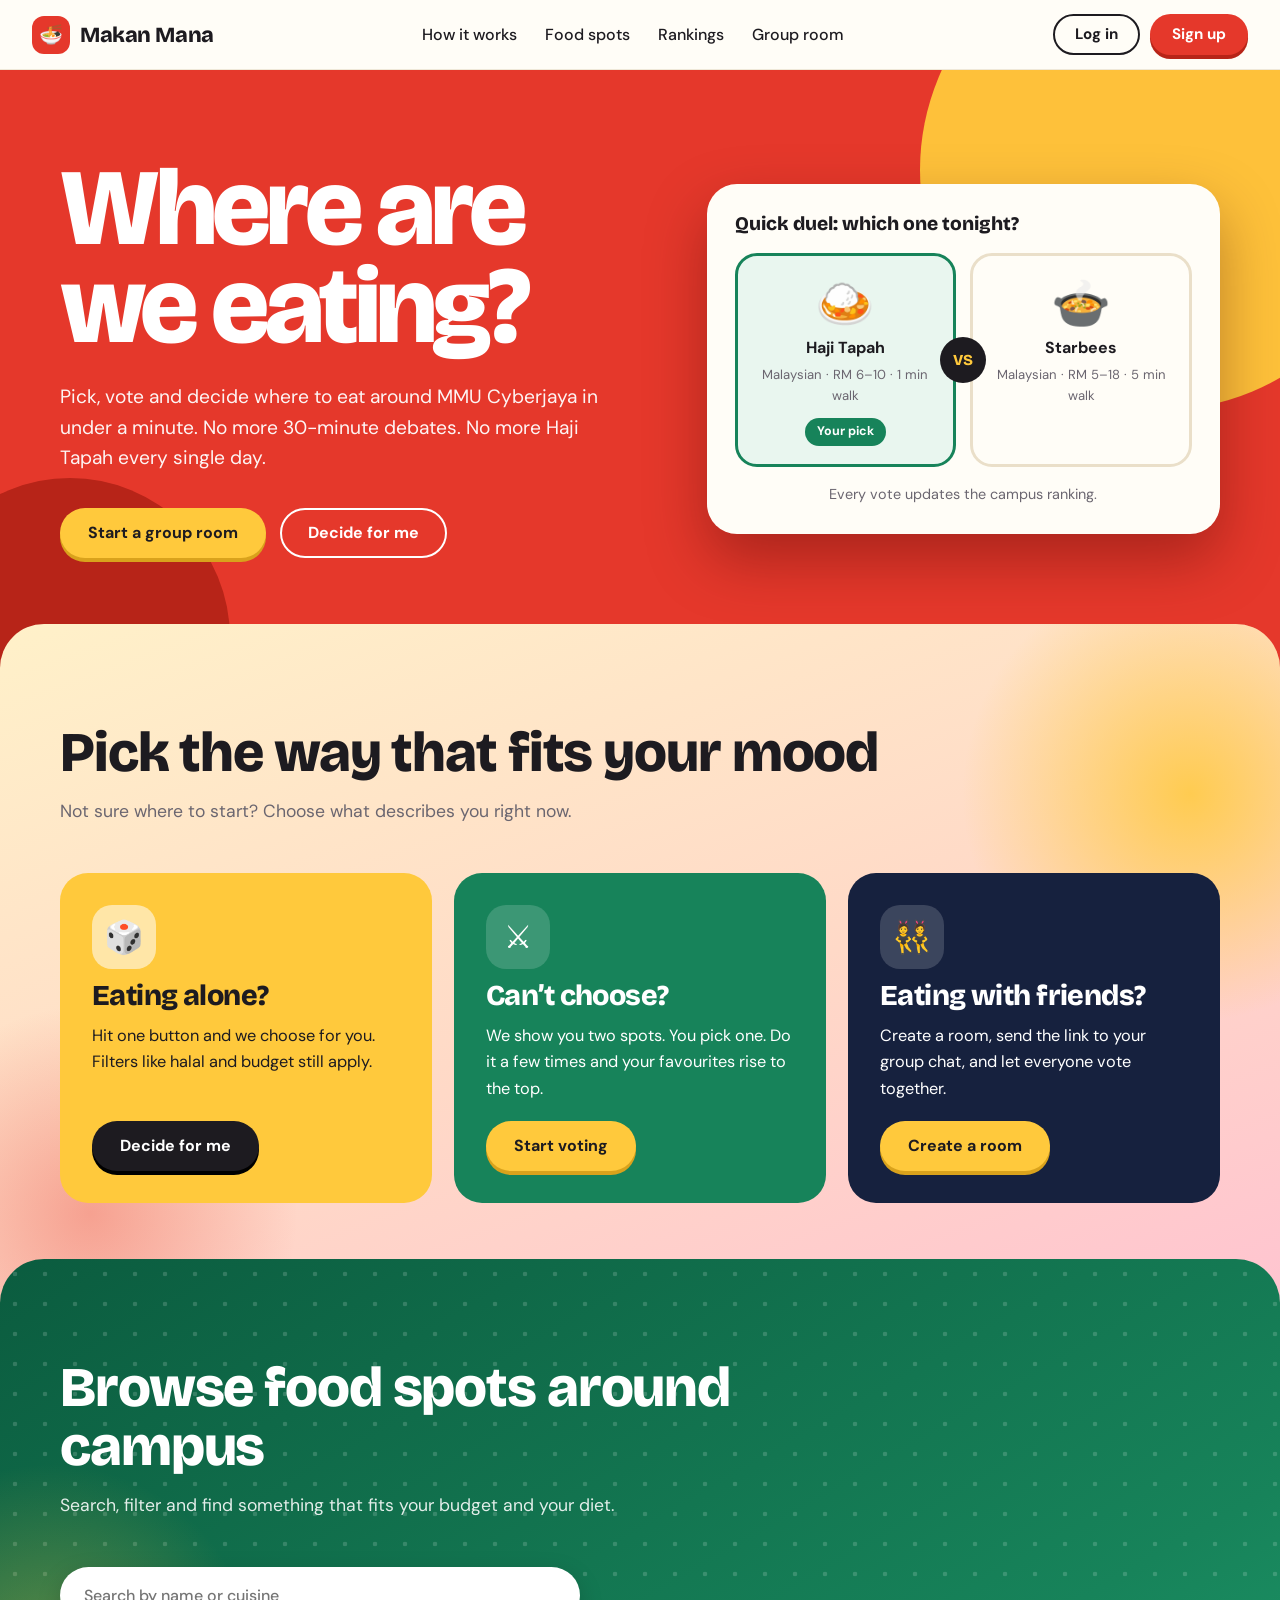
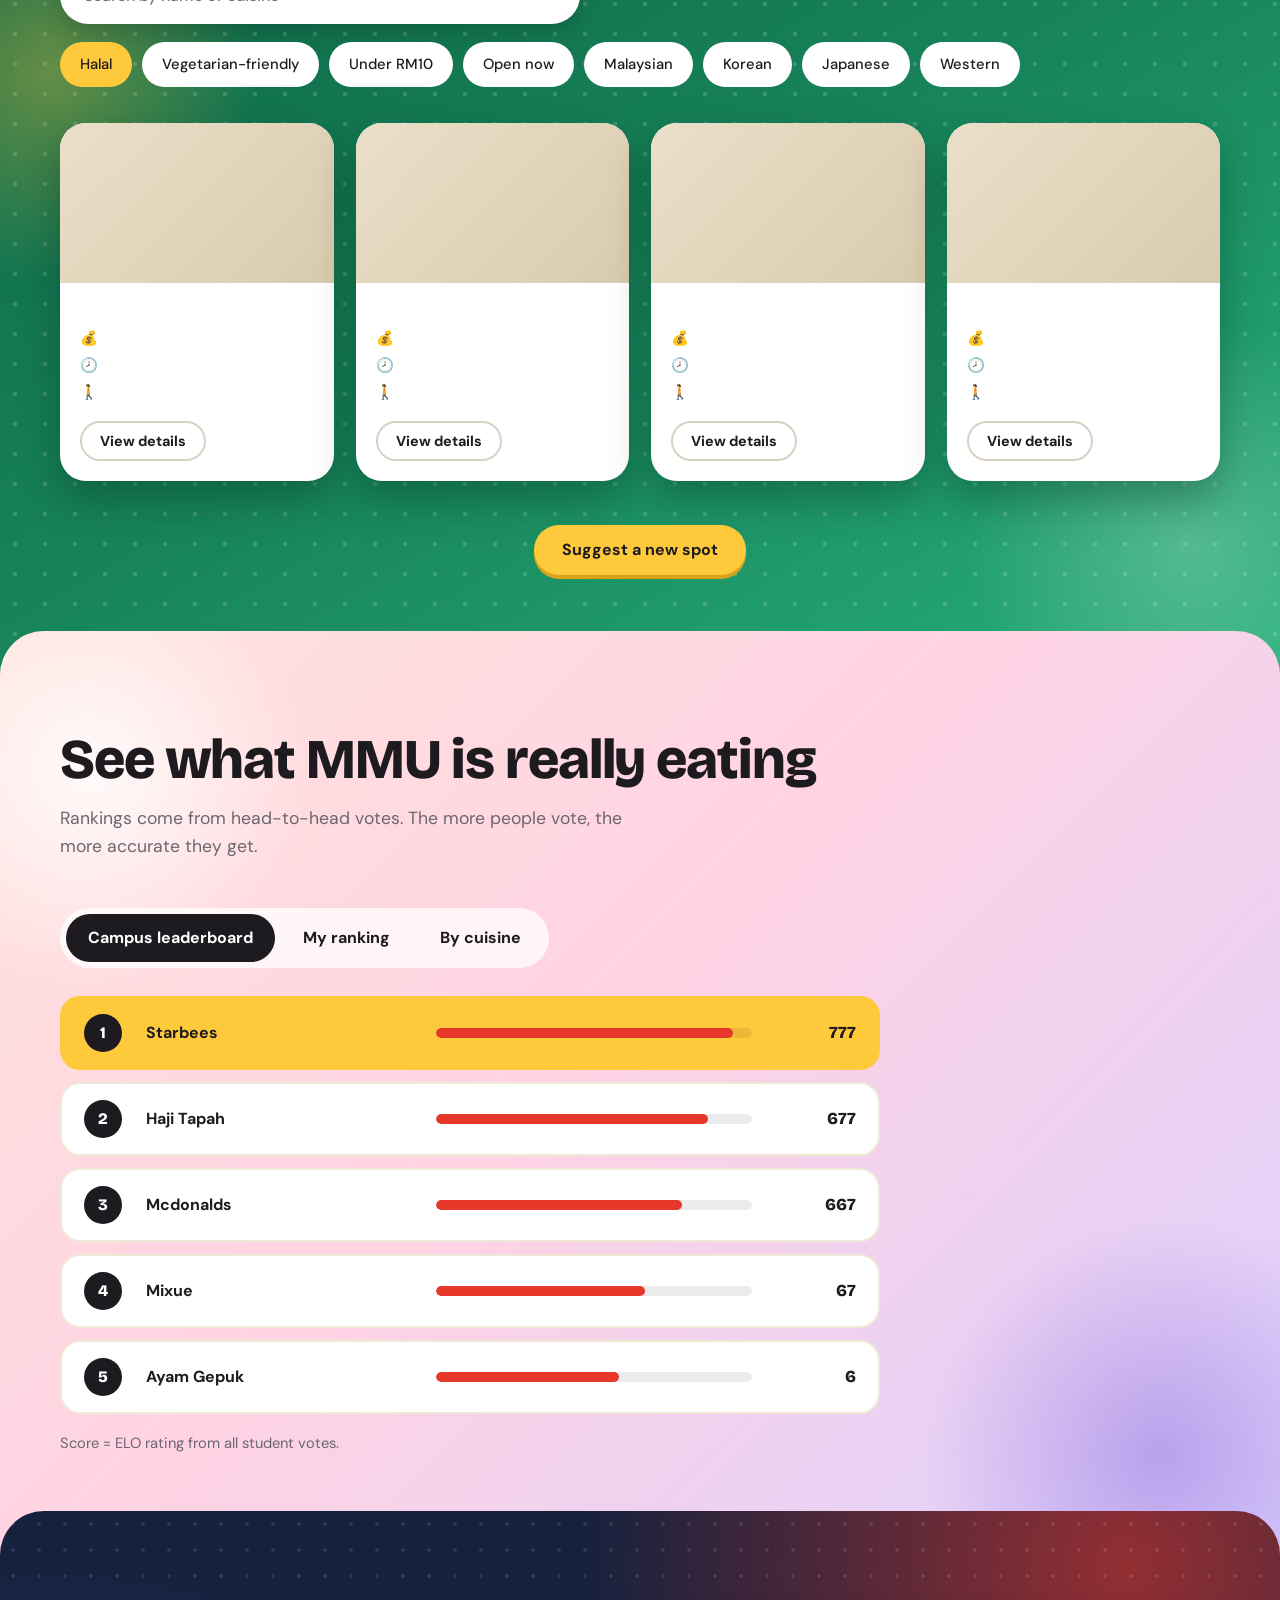
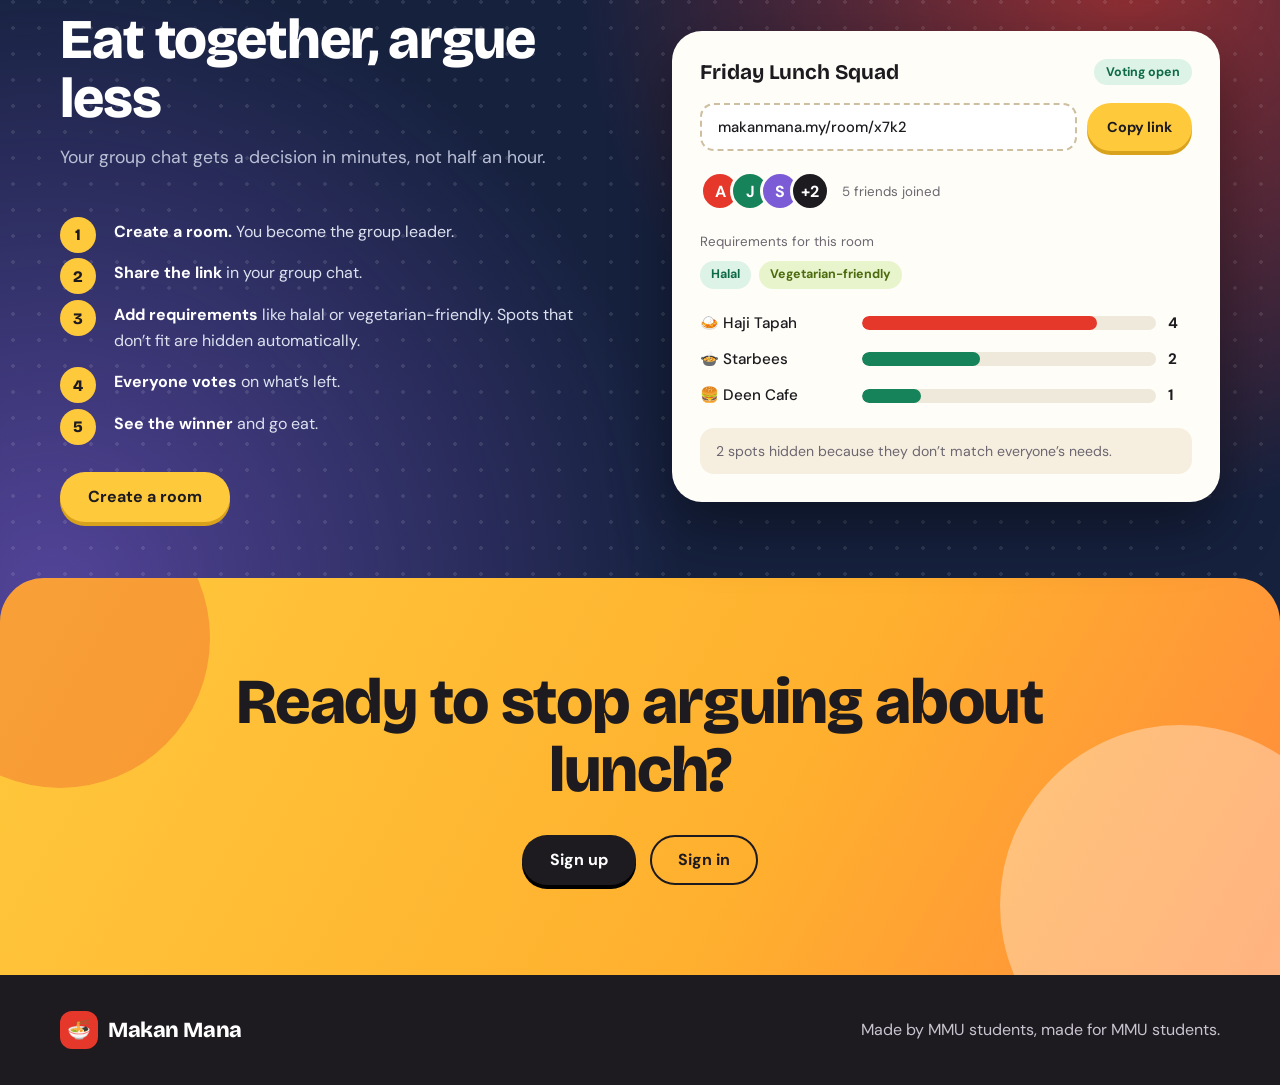
<file: index.html>
<!DOCTYPE html>
<html lang="en">
<head>
<meta charset="UTF-8">
<meta name="viewport" content="width=device-width, initial-scale=1">
<title>Makan Mana – Decide where to eat at MMU Cyberjaya</title>
<link rel="preconnect" href="https://fonts.googleapis.com">
<link rel="preconnect" href="https://fonts.gstatic.com" crossorigin>
<link href="https://fonts.googleapis.com/css2?family=Bricolage+Grotesque:opsz,wght@12..96,700;12..96,800&family=DM+Sans:wght@400;500;700&display=swap" rel="stylesheet">
<link rel="stylesheet" href="style.css">
</head>
<body id="top">

<!-- NAV -->
<header class="nav">
  <a class="logo" href="#top"><span class="logo-mark">🍜</span>Makan Mana</a>
  <nav class="links" aria-label="Main">
    <a href="#how">How it works</a>
    <a href="#explore">Food spots</a>
    <a href="#rankings">Rankings</a>
    <a href="#group">Group room</a>
  </nav>
  <div class="auth">
    <button class="btn btn-ghost" type="button">Log in</button>
    <button class="btn btn-solid" type="button">Sign up</button>
  </div>
</header>

<main>

<!-- HERO -->
<section class="hero">
  <div class="wrap hero-grid">
    <div class="hero-copy">
      <h1>Where are we eating?</h1>
      <p class="lead">Pick, vote and decide where to eat around MMU Cyberjaya in under a minute. No more 30-minute debates. No more Haji Tapah every single day.</p>
      <div class="cta-row">
        <a class="btn btn-yellow" href="#group">Start a group room</a>
        <a class="btn btn-outline" href="#how">Decide for me</a>
      </div>
    </div>

    <div class="duel" id="vote">
      <p class="duel-title">Quick duel: which one tonight?</p>
      <div class="duel-opts">
        <label class="duel-opt">
          <input type="radio" name="duel" checked>
          <span class="duel-emoji">🍛</span>
          <strong>Haji Tapah</strong>
          <small>Malaysian · RM 6–10 · 1 min walk</small>
          <span class="picked">Your pick</span>
        </label>
        <span class="vs">VS</span>
        <label class="duel-opt">
          <input type="radio" name="duel">
          <span class="duel-emoji">🍲</span>
          <strong>Starbees</strong>
          <small>Malaysian · RM 5–18 · 5 min walk</small>
          <span class="picked">Your pick</span>
        </label>
      </div>
      <p class="duel-note">Every vote updates the campus ranking.</p>
    </div>
  </div>
</section>

<!-- THREE WAYS -->
<section class="sec" id="how">
  <div class="wrap">
    <h2>Pick the way that fits your mood</h2>
    <p class="sub">Not sure where to start? Choose what describes you right now.</p>
    <div class="modes">
      <article class="mode m-yellow">
        <span class="mode-icon">🎲</span>
        <h3>Eating alone?</h3>
        <p>Hit one button and we choose for you. Filters like halal and budget still apply.</p>
        <button class="btn btn-dark" type="button">Decide for me</button>
      </article>
      <article class="mode m-green">
        <span class="mode-icon">⚔️</span>
        <h3>Can’t choose?</h3>
        <p>We show you two spots. You pick one. Do it a few times and your favourites rise to the top.</p>
        <a class="btn btn-yellow" href="#vote">Start voting</a>
      </article>
      <article class="mode m-navy">
        <span class="mode-icon">👯</span>
        <h3>Eating with friends?</h3>
        <p>Create a room, send the link to your group chat, and let everyone vote together.</p>
        <a class="btn btn-yellow" href="#group">Create a room</a>
      </article>
    </div>
  </div>
</section>

<!-- FOOD SPOTS -->
<section class="sec sec-sand" id="explore">
  <div class="wrap">
    <h2>Browse food spots around campus</h2>
    <p class="sub">Search, filter and find something that fits your budget and your diet.</p>

    <div class="filters">
      <input class="search" type="search" placeholder="Search by name or cuisine" aria-label="Search food spots">
      <div class="chips">
        <label class="chip"><input type="checkbox" checked>Halal</label>
        <label class="chip"><input type="checkbox">Vegetarian-friendly</label>
        <label class="chip"><input type="checkbox">Under RM10</label>
        <label class="chip"><input type="checkbox">Open now</label>
        <label class="chip"><input type="checkbox">Malaysian</label>
        <label class="chip"><input type="checkbox">Korean</label>
        <label class="chip"><input type="checkbox">Japanese</label>
        <label class="chip"><input type="checkbox">Western</label>
      </div>
    </div>

    <div class="cards" id="spot-list">
      <article class="spot">
        <div class="photo"></div>
        <div class="spot-body">
          <div class="tags"><span class="tag"></span><span class="tag"></span></div>
          <h3></h3>
          <ul class="facts">
            <li>💰 </li>
            <li>🕗 </li>
            <li>🚶 </li>
          </ul>
          <button class="btn btn-line" type="button">View details</button>
        </div>
      </article>
      <article class="spot">
        <div class="photo"></div>
        <div class="spot-body">
          <div class="tags"><span class="tag"></span><span class="tag"></span></div>
          <h3></h3>
          <ul class="facts">
            <li>💰 </li>
            <li>🕗 </li>
            <li>🚶 </li>
          </ul>
          <button class="btn btn-line" type="button">View details</button>
        </div>
      </article>
      <article class="spot">
        <div class="photo"></div>
        <div class="spot-body">
          <div class="tags"><span class="tag"></span><span class="tag"></span></div>
          <h3></h3>
          <ul class="facts">
            <li>💰 </li>
            <li>🕗 </li>
            <li>🚶 </li>
          </ul>
          <button class="btn btn-line" type="button">View details</button>
        </div>
      </article>
      <article class="spot">
        <div class="photo"></div>
        <div class="spot-body">
          <div class="tags"><span class="tag"></span><span class="tag"></span></div>
          <h3></h3>
          <ul class="facts">
            <li>💰 </li>
            <li>🕗 </li>
            <li>🚶 </li>
          </ul>
          <button class="btn btn-line" type="button">View details</button>
        </div>
      </article>
    </div>

    <div class="center"><button class="btn btn-dark" type="button">Suggest a new spot</button></div>
  </div>
</section>

<!-- RANKINGS -->
<section class="sec" id="rankings">
  <div class="wrap">
    <h2>See what MMU is really eating</h2>
    <p class="sub">Rankings come from head-to-head votes. The more people vote, the more accurate they get.</p>

    <div class="tabs">
      <input type="radio" name="rank" id="t1" checked>
      <input type="radio" name="rank" id="t2">
      <input type="radio" name="rank" id="t3">

      <div class="tabbar">
        <label for="t1">Campus leaderboard</label>
        <label for="t2">My ranking</label>
        <label for="t3">By cuisine</label>
      </div>

      <div class="panels">
        <div class="panel" id="p1">
          <ol class="board">
            <!-- Food name goes in each empty <span class="nm"></span>. -->
            <li><span class="pos">1</span><span class="nm">Starbees</span><span class="bar"><i style="width:94%"></i></span><span class="elo">777</span></li>
            <li><span class="pos">2</span><span class="nm">Haji Tapah</span><span class="bar"><i style="width:86%"></i></span><span class="elo">677</span></li>
            <li><span class="pos">3</span><span class="nm">Mcdonalds</span><span class="bar"><i style="width:78%"></i></span><span class="elo">667</span></li>
            <li><span class="pos">4</span><span class="nm">Mixue</span><span class="bar"><i style="width:66%"></i></span><span class="elo">67</span></li>
            <li><span class="pos">5</span><span class="nm">Ayam Gepuk</span><span class="bar"><i style="width:58%"></i></span><span class="elo">6 </span></li>
          </ol>
          <p class="foot-note">Score = ELO rating from all student votes.</p>
        </div>

        <div class="panel" id="p2">
          <ol class="board">
            <!-- Food name goes in each empty <span class="nm"></span>. -->
            <li><span class="pos">1</span><span class="nm"></span><span class="bar"><i style="width:92%"></i></span><span class="elo">8 visits</span></li>
            <li><span class="pos">2</span><span class="nm"></span><span class="bar"><i style="width:70%"></i></span><span class="elo">6 visits</span></li>
            <li><span class="pos">3</span><span class="nm"></span><span class="bar"><i style="width:40%"></i></span><span class="elo">3 visits</span></li>
          </ol>
          <p class="foot-note">Built from your votes and visits. <button class="link-btn" type="button">Edit my list</button></p>
        </div>

        <div class="panel" id="p3">
          <div class="cuisines">
            <div class="cz"><span>🍛</span><h4>Malaysian</h4><p></p></div>
            <div class="cz"><span>🍲</span><h4>Korean</h4><p></p></div>
            <div class="cz"><span>🍜</span><h4>Japanese</h4><p></p></div>
            <div class="cz"><span>🍔</span><h4>Western</h4><p></p></div>
          </div>
          <p class="foot-note">The #1 spot in each cuisine right now.</p>
        </div>
      </div>
    </div>
  </div>
</section>

<! Group ROOM !>
<section class="sec sec-navy" id="group">
  <div class="wrap group-grid">
    <div class="group-copy">
      <h2>Eat together, argue less</h2>
      <p class="sub">Your group chat gets a decision in minutes, not half an hour.</p>
      <ol class="steps">
        <li><strong>Create a room.</strong> You become the group leader.</li>
        <li><strong>Share the link</strong> in your group chat.</li>
        <li><strong>Add requirements</strong> like halal or vegetarian-friendly. Spots that don’t fit are hidden automatically.</li>
        <li><strong>Everyone votes</strong> on what’s left.</li>
        <li><strong>See the winner</strong> and go eat.</li>
      </ol>
      <button class="btn btn-yellow" type="button">Create a room</button>
    </div>

    <div class="room" aria-label="Example group room">
      <div class="room-head">
        <strong>Friday Lunch Squad</strong>
        <span class="live">Voting open</span>
      </div>
      <div class="share">
        <input type="text" value="makanmana.my/room/x7k2" readonly aria-label="Room link">
        <button class="btn btn-yellow btn-sm" type="button">Copy link</button>
      </div>
      <div class="people">
        <span class="av a1">A</span><span class="av a2">J</span><span class="av a3">S</span><span class="av a4">+2</span>
        <small>5 friends joined</small>
      </div>
      <div class="reqs">
        <small>Requirements for this room</small>
        <span class="tag tag-halal">Halal</span><span class="tag tag-veg">Vegetarian-friendly</span>
      </div>
      <ul class="votes">
        <li><span>🍛 Haji Tapah</span><span class="vbar"><i style="width:80%"></i></span><b>4</b></li>
        <li><span>🍲 Starbees</span><span class="vbar"><i style="width:40%"></i></span><b>2</b></li>
        <li><span>🍔 Deen Cafe</span><span class="vbar"><i style="width:20%"></i></span><b>1</b></li>
      </ul>
      <p class="hidden-note">2 spots hidden because they don’t match everyone’s needs.</p>
    </div>
  </div>
</section>

<!-- FINAL CTA -->
<section class="cta-band">
  <div class="wrap">
    <h2>Ready to stop arguing about lunch?</h2>
    <div class="cta-row center-row">
      <button class="btn btn-dark" type="button">Sign up</button>
      <button class="btn btn-outline-dark" type="button">Sign in</button>
    </div>
  </div>
</section>

</main>

<footer class="footer">
  <div class="wrap foot-row">
    <a class="logo" href="#top"><span class="logo-mark">🍜</span>Makan Mana</a>
    <p>Made by MMU students, made for MMU students.</p>
  </div>
</footer>

</body>
</html>
</file>
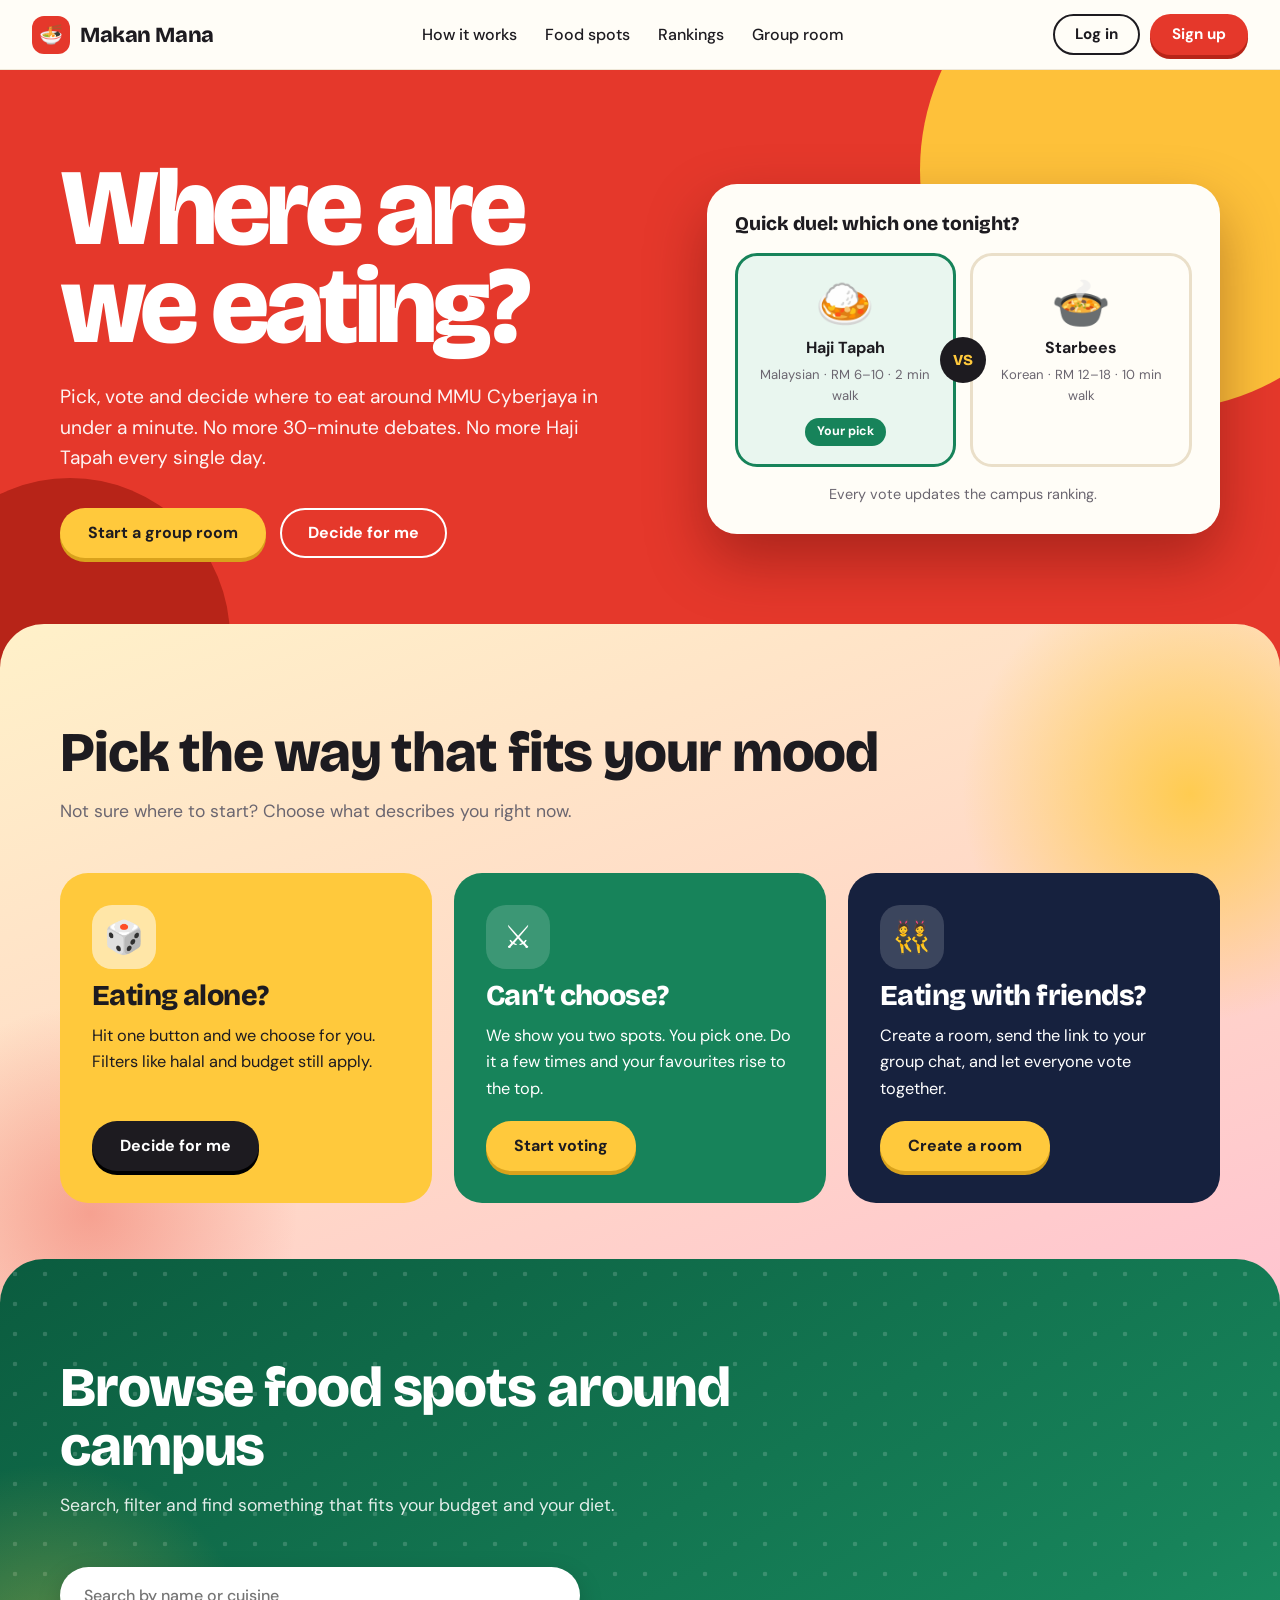
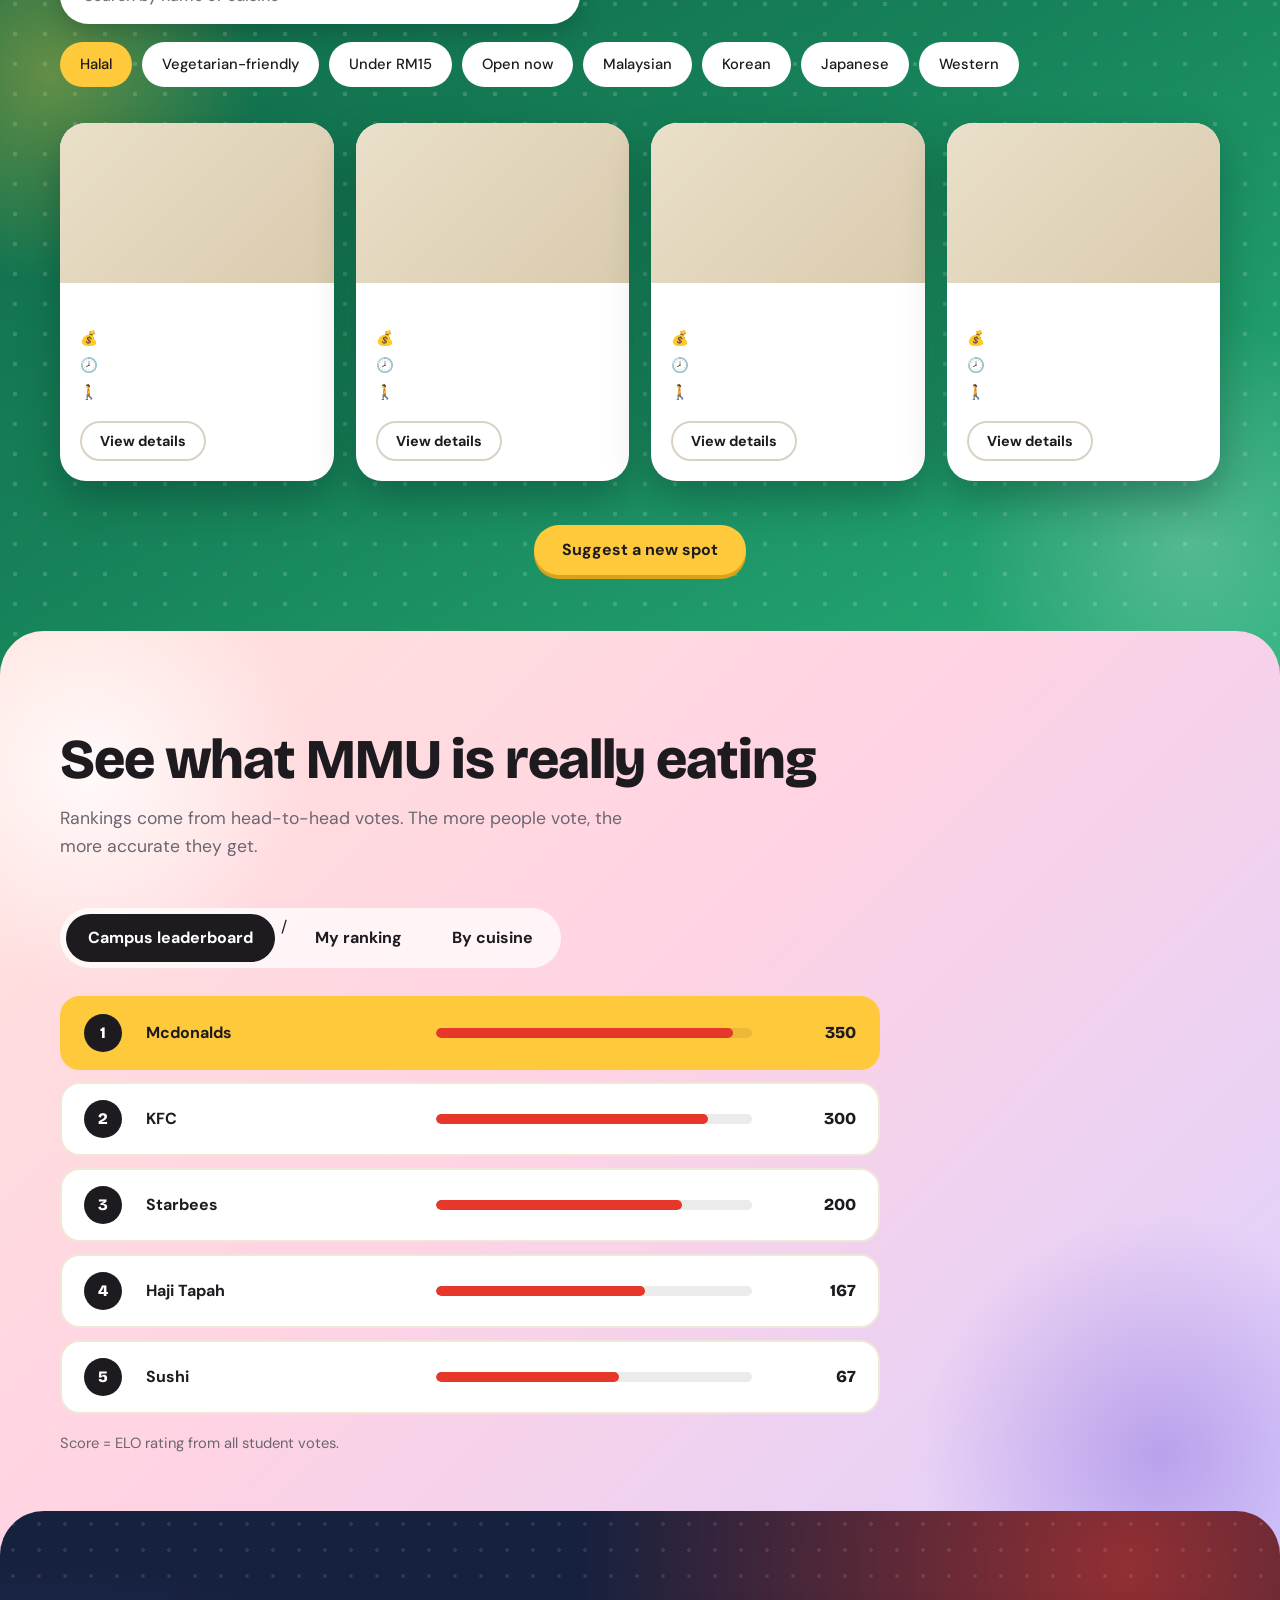
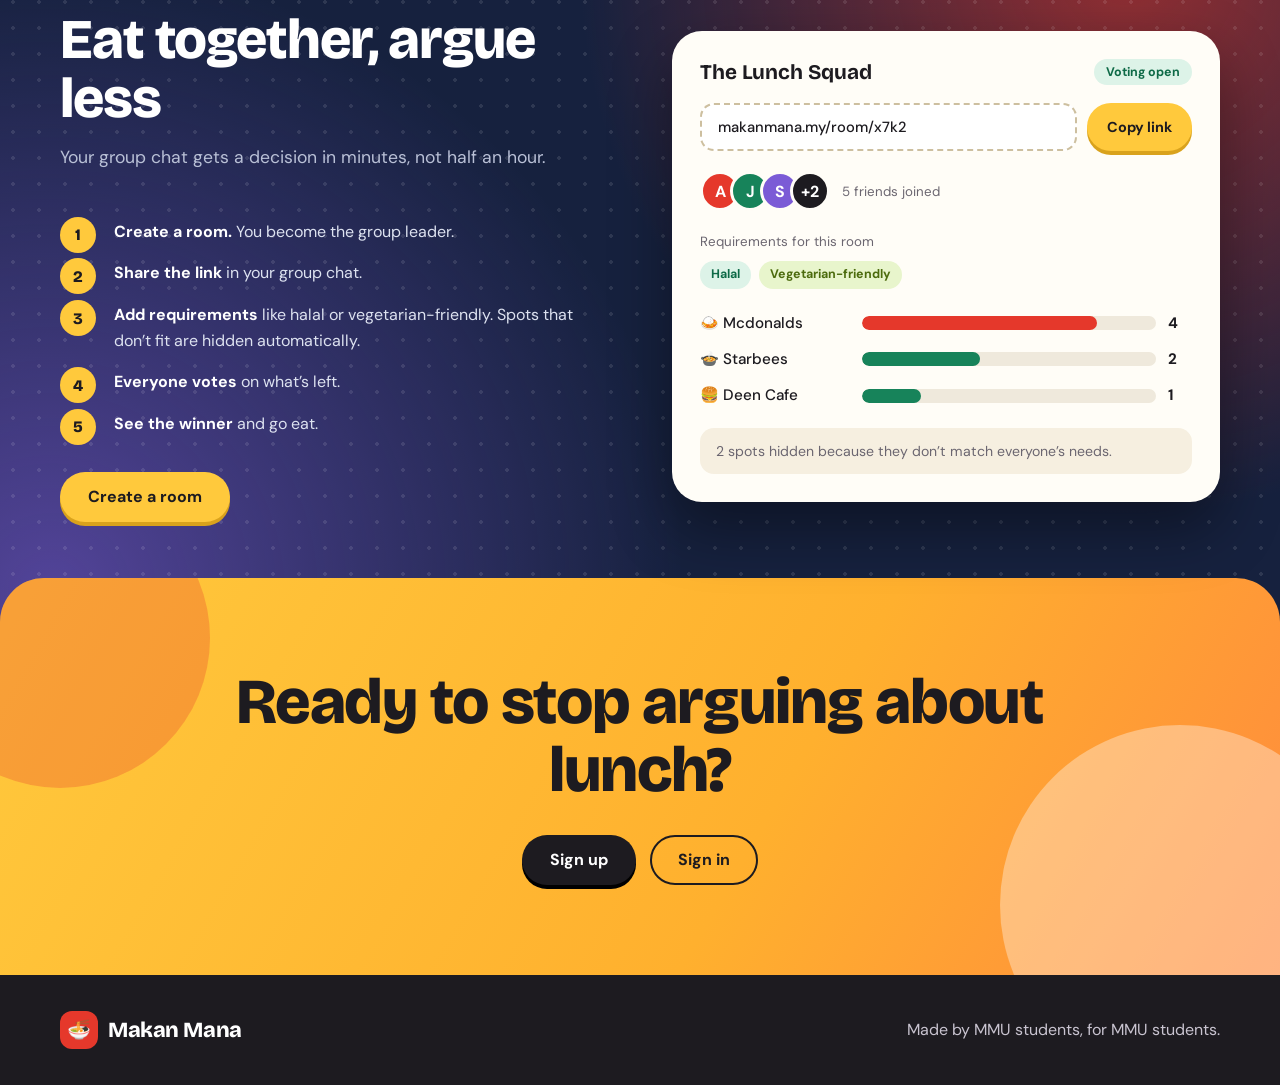
<file: makan-mana/index.html>
<!DOCTYPE html>
<html lang="en">
<head>
<meta charset="UTF-8">
<meta name="viewport" content="width=device-width, initial-scale=1">
<title>Makan Mana – Decide where to eat at MMU Cyberjaya</title>
<link rel="preconnect" href="https://fonts.googleapis.com">
<link rel="preconnect" href="https://fonts.gstatic.com" crossorigin>
<link href="https://fonts.googleapis.com/css2?family=Bricolage+Grotesque:opsz,wght@12..96,700;12..96,800&family=DM+Sans:wght@400;500;700&display=swap" rel="stylesheet">
<link rel="stylesheet" href="style.css">
</head>
<body id="top">

<!-- NAV -->
<header class="nav">
  <a class="logo" href="#top"><span class="logo-mark">🍜</span>Makan Mana</a>
  <nav class="links" aria-label="Main">
    <a href="#how">How it works</a>
    <a href="#explore">Food spots</a>
    <a href="#rankings">Rankings</a>
    <a href="#group">Group room</a>
  </nav>
  <div class="auth">
    <button class="btn btn-ghost" type="button">Log in</button>
    <button class="btn btn-solid" type="button">Sign up</button>
  </div>
</header>

<main>

<!-- HERO -->
<section class="hero">
  <div class="wrap hero-grid">
    <div class="hero-copy">
      <h1>Where are we eating?</h1>
      <p class="lead">Pick, vote and decide where to eat around MMU Cyberjaya in under a minute. No more 30-minute debates. No more Haji Tapah every single day.</p>
      <div class="cta-row">
        <a class="btn btn-yellow" href="#group">Start a group room</a>
        <a class="btn btn-outline" href="#how">Decide for me</a>
      </div>
    </div>

    <div class="duel" id="vote">
      <p class="duel-title">Quick duel: which one tonight?</p>
      <div class="duel-opts">
        <label class="duel-opt">
          <input type="radio" name="duel" checked>
          <span class="duel-emoji">🍛</span>
          <strong>Haji Tapah</strong>
          <small>Malaysian · RM 6–10 · 2 min walk</small>
          <span class="picked">Your pick</span>
        </label>
        <span class="vs">VS</span>
        <label class="duel-opt">
          <input type="radio" name="duel">
          <span class="duel-emoji">🍲</span>
          <strong>Starbees</strong>
          <small>Korean · RM 12–18 · 10 min walk</small>
          <span class="picked">Your pick</span>
        </label>
      </div>
      <p class="duel-note">Every vote updates the campus ranking.</p>
    </div>
  </div>
</section>

<!-- THREE WAYS (SELECTIONS) -->
<section class="sec" id="how">
  <div class="wrap">
    <h2>Pick the way that fits your mood</h2>
    <p class="sub">Not sure where to start? Choose what describes you right now.</p>
    <div class="modes">
      <article class="mode m-yellow">
        <span class="mode-icon">🎲</span>
        <h3>Eating alone?</h3>
        <p>Hit one button and we choose for you. Filters like halal and budget still apply.</p>
        <button class="btn btn-dark" type="button">Decide for me</button>
      </article>
      <article class="mode m-green">
        <span class="mode-icon">⚔️</span>
        <h3>Can’t choose?</h3>
        <p>We show you two spots. You pick one. Do it a few times and your favourites rise to the top.</p>
        <a class="btn btn-yellow" href="#vote">Start voting</a>
      </article>
      <article class="mode m-navy">
        <span class="mode-icon">👯</span>
        <h3>Eating with friends?</h3>
        <p>Create a room, send the link to your group chat, and let everyone vote together.</p>
        <a class="btn btn-yellow" href="#group">Create a room</a>
      </article>
    </div>
  </div>
</section>

<!-- FOOD SPOTS -->
<section class="sec sec-sand" id="explore">
  <div class="wrap">
    <h2>Browse food spots around campus</h2>
    <p class="sub">Search, filter and find something that fits your budget and your diet.</p>

    <div class="filters">
      <input class="search" type="search" placeholder="Search by name or cuisine" aria-label="Search food spots">
      <div class="chips">
        <label class="chip"><input type="checkbox" checked>Halal</label>
        <label class="chip"><input type="checkbox">Vegetarian-friendly</label>
        <label class="chip"><input type="checkbox">Under RM15</label>
        <label class="chip"><input type="checkbox">Open now</label>
        <label class="chip"><input type="checkbox">Malaysian</label>
        <label class="chip"><input type="checkbox">Korean</label>
        <label class="chip"><input type="checkbox">Japanese</label>
        <label class="chip"><input type="checkbox">Western</label>
      </div>
    </div>

    <div class="cards" id="spot-list">
      <article class="spot">
        <div class="photo"></div>
        <div class="spot-body">
          <div class="tags"><span class="tag"></span><span class="tag"></span></div>
          <h3></h3>
          <ul class="facts">
            <li>💰 </li>
            <li>🕗 </li>
            <li>🚶 </li>
          </ul>
          <button class="btn btn-line" type="button">View details</button>
        </div>
      </article>
      <article class="spot">
        <div class="photo"></div>
        <div class="spot-body">
          <div class="tags"><span class="tag"></span><span class="tag"></span></div>
          <h3></h3>
          <ul class="facts">
            <li>💰 </li>
            <li>🕗 </li>
            <li>🚶 </li>
          </ul>
          <button class="btn btn-line" type="button">View details</button>
        </div>
      </article>
      <article class="spot">
        <div class="photo"></div>
        <div class="spot-body">
          <div class="tags"><span class="tag"></span><span class="tag"></span></div>
          <h3></h3>
          <ul class="facts">
            <li>💰 </li>
            <li>🕗 </li>
            <li>🚶 </li>
          </ul>
          <button class="btn btn-line" type="button">View details</button>
        </div>
      </article>
      <article class="spot">
        <div class="photo"></div>
        <div class="spot-body">
          <div class="tags"><span class="tag"></span><span class="tag"></span></div>
          <h3></h3>
          <ul class="facts">
            <li>💰 </li>
            <li>🕗 </li>
            <li>🚶 </li>
          </ul>
          <button class="btn btn-line" type="button">View details</button>
        </div>
      </article>
    </div>

    <div class="center"><button class="btn btn-dark" type="button">Suggest a new spot</button></div>
  </div>
</section>

<!-- RANKINGS -->
<section class="sec" id="rankings">
  <div class="wrap">
    <h2>See what MMU is really eating</h2>
    <p class="sub">Rankings come from head-to-head votes. The more people vote, the more accurate they get.</p>

    <div class="tabs">
      <input type="radio" name="rank" id="t1" checked>
      <input type="radio" name="rank" id="t2">
      <input type="radio" name="rank" id="t3">

      <div class="tabbar">
        <label for="t1">Campus leaderboard</label>/
        <label for="t2">My ranking</label>
        <label for="t3">By cuisine</label>
      </div>

      <div class="panels">
        <div class="panel" id="p1">
          <ol class="board">
            <!--Food name goes in <span class="nm"></span>.--> 
            <li><span class="pos">1</span><span class="nm">Mcdonalds</span><span class="bar"><i style="width:94%"></i></span><span class="elo">350</span></li>
            <li><span class="pos">2</span><span class="nm">KFC</span><span class="bar"><i style="width:86%"></i></span><span class="elo">300</span></li>
            <li><span class="pos">3</span><span class="nm">Starbees</span><span class="bar"><i style="width:78%"></i></span><span class="elo">200</span></li>
            <li><span class="pos">4</span><span class="nm">Haji Tapah</span><span class="bar"><i style="width:66%"></i></span><span class="elo">167</span></li>
            <li><span class="pos">5</span><span class="nm">Sushi</span><span class="bar"><i style="width:58%"></i></span><span class="elo">67</span></li>
          </ol>
          <p class="foot-note">Score = ELO rating from all student votes.</p>
        </div>

        <div class="panel" id="p2">
          <ol class="board">
            <li><span class="pos">1</span><span class="nm">Mixue</span><span class="bar"><i style="width:92%"></i></span><span class="elo">8 visits</span></li>
            <li><span class="pos">2</span><span class="nm">Starbees</span><span class="bar"><i style="width:70%"></i></span><span class="elo">6 visits</span></li>
            <li><span class="pos">3</span><span class="nm">Haji Tapah</span><span class="bar"><i style="width:40%"></i></span><span class="elo">3 visits</span></li>
          </ol>
          <p class="foot-note">Built from your votes and visits. <button class="link-btn" type="button">Edit my list</button></p>
        </div>

        <div class="panel" id="p3">
          <div class="cuisines">
            <div class="cz"><span>🍛</span><h4>Malaysian</h4><p></p></div>
            <div class="cz"><span>🍲</span><h4>Korean</h4><p></p></div>
            <div class="cz"><span>🍜</span><h4>Japanese</h4><p></p></div>
            <div class="cz"><span>🍔</span><h4>Western</h4><p></p></div>
          </div>
          <p class="foot-note">The #1 spot in each cuisine right now.</p>
        </div>
      </div>
    </div>
  </div>
</section>

<!-- GROUP ROOM -->
<section class="sec sec-navy" id="group">
  <div class="wrap group-grid">
    <div class="group-copy">
      <h2>Eat together, argue less</h2>
      <p class="sub">Your group chat gets a decision in minutes, not half an hour.</p>
      <ol class="steps">
        <li><strong>Create a room.</strong> You become the group leader.</li>
        <li><strong>Share the link</strong> in your group chat.</li>
        <li><strong>Add requirements</strong> like halal or vegetarian-friendly. Spots that don’t fit are hidden automatically.</li>
        <li><strong>Everyone votes</strong> on what’s left.</li>
        <li><strong>See the winner</strong> and go eat.</li>
      </ol>
      <button class="btn btn-yellow" type="button">Create a room</button>
    </div>

    <div class="room" aria-label="Example group room">
      <div class="room-head">
        <strong>The Lunch Squad</strong>
        <span class="live">Voting open</span>
      </div>
      <div class="share">
        <input type="text" value="makanmana.my/room/x7k2" readonly aria-label="Room link">
        <button class="btn btn-yellow btn-sm" type="button">Copy link</button>
      </div>
      <div class="people">
        <span class="av a1">A</span><span class="av a2">J</span><span class="av a3">S</span><span class="av a4">+2</span>
        <small>5 friends joined</small>
      </div>
      <div class="reqs">
        <small>Requirements for this room</small>
        <span class="tag tag-halal">Halal</span><span class="tag tag-veg">Vegetarian-friendly</span>
      </div>
      <ul class="votes">
        <li><span>🍛 Mcdonalds</span><span class="vbar"><i style="width:80%"></i></span><b>4</b></li>
        <li><span>🍲 Starbees</span><span class="vbar"><i style="width:40%"></i></span><b>2</b></li>
        <li><span>🍔 Deen Cafe</span><span class="vbar"><i style="width:20%"></i></span><b>1</b></li>
      </ul>
      <p class="hidden-note">2 spots hidden because they don’t match everyone’s needs.</p>
    </div>
  </div>
</section>

<!-- FINAL CTA -->
<section class="cta-band">
  <div class="wrap">
    <h2>Ready to stop arguing about lunch?</h2>
    <div class="cta-row center-row">
      <button class="btn btn-dark" type="button">Sign up</button>
      <button class="btn btn-outline-dark" type="button">Sign in</button>
    </div>
  </div>
</section>

</main>

<footer class="footer">
  <div class="wrap foot-row">
    <a class="logo" href="#top"><span class="logo-mark">🍜</span>Makan Mana</a>
    <p>Made by MMU students, for MMU students.</p>
  </div>
</footer>

</body>
</html>
</file>
<file: style.css>
/* ---------- Tokens ---------- */
:root {
    --red: #E5382B;
    --red-dark: #B72418;
    --yellow: #FFC93C;
    --green: #17835A;
    --navy: #16213E;
    --paper: #FFFDF7;
    --sand: #F6EFE0;
    --ink: #1D1B20;
    --muted: #6B6670;
    --display: "Bricolage Grotesque","Trebuchet MS",system-ui,sans-serif;
    --body: "DM Sans",system-ui,-apple-system,"Segoe UI",sans-serif;
}

* {
    box-sizing: border-box;
    margin: 0;
    padding: 0;
}

html {
    scroll-behavior: smooth;
    scroll-padding-top: 80px;
}

body {
    font-family: var(--body);
    color: var(--ink);
    background: var(--paper);
    line-height: 1.6;
    -webkit-font-smoothing: antialiased;
}

a {
    color: inherit;
    text-decoration: none;
}

ul,
ol {
    list-style: none;
}

h1,
h2,
h3,
h4 {
    font-family: var(--display);
    font-weight: 800;
    line-height: 1.05;
    letter-spacing: -.02em;
}

:focus-visible {
    outline: 3px solid var(--yellow);
    outline-offset: 3px;
}

.wrap {
    max-width: 1160px;
    margin: 0 auto;
}

.center {
    text-align: center;
    margin-top: 44px;
}

/* ---------- Buttons ---------- */
.btn {
    display: inline-block;
    font: 700 1rem/1 var(--body);
    padding: 15px 26px;
    border-radius: 999px;
    border: 2px solid transparent;
    cursor: pointer;
    transition: transform .15s,box-shadow .15s,background .15s;
}

.btn-sm {
    padding: 11px 18px;
    font-size: .9rem;
}

.btn-solid {
    background: var(--red);
    color: #fff;
    box-shadow: 0 4px 0 var(--red-dark);
}

.btn-ghost {
    background: transparent;
    color: var(--ink);
    border-color: var(--ink);
}

.btn-yellow {
    background: var(--yellow);
    color: var(--ink);
    box-shadow: 0 4px 0 #D9A21C;
}

.btn-outline {
    background: transparent;
    color: #fff;
    border-color: #fff;
}

.btn-outline:hover {
    background: #fff;
    color: var(--red);
}

.btn-dark {
    background: var(--ink);
    color: #fff;
    box-shadow: 0 4px 0 #000;
}

.btn-outline-dark {
    background: transparent;
    color: var(--ink);
    border-color: var(--ink);
}

.btn-line {
    background: transparent;
    color: var(--ink);
    border-color: #D9D2C3;
    padding: 11px 18px;
    font-size: .9rem;
}

.btn-line:hover {
    border-color: var(--ink);
}

.link-btn {
    background: none;
    border: 0;
    font: 700 inherit/inherit var(--body);
    color: var(--red);
    text-decoration: underline;
    cursor: pointer;
}

/* ---------- Nav ---------- */
.nav {
    position: sticky;
    top: 0;
    z-index: 50;
    display: flex;
    align-items: center;
    justify-content: space-between;
    gap: 24px;
    padding: 14px 32px;
    background: rgba(255,253,247,.92);
    backdrop-filter: blur(10px);
    border-bottom: 1px solid #EFE8D8;
}

.logo {
    display: flex;
    align-items: center;
    gap: 10px;
    font: 800 1.35rem var(--display);
    letter-spacing: -.02em;
}

.logo-mark {
    display: grid;
    place-items: center;
    width: 38px;
    height: 38px;
    border-radius: 12px;
    background: var(--red);
    font-size: 1.2rem;
}

.links {
    display: flex;
    gap: 28px;
    font-weight: 500;
}

.links a:hover {
    color: var(--red);
}

.auth {
    display: flex;
    gap: 10px;
}

.auth .btn {
    padding: 11px 20px;
    font-size: .95rem;
}

/* ---------- Hero ---------- */
.hero {
    position: relative;
    overflow: hidden;
    background: var(--red);
    color: #fff;
    padding: 90px 32px 110px;
}

.hero::before {
    content: "";
    position: absolute;
    right: -120px;
    top: -140px;
    width: 480px;
    height: 480px;
    border-radius: 50%;
    background: var(--yellow);
    opacity: .95;
}

.hero::after {
    content: "";
    position: absolute;
    left: -90px;
    bottom: -130px;
    width: 320px;
    height: 320px;
    border-radius: 50%;
    background: var(--red-dark);
}

.hero-grid {
    position: relative;
    z-index: 1;
    display: grid;
    grid-template-columns: 1.15fr 1fr;
    gap: 56px;
    align-items: center;
}

.hero h1 {
    font-size: clamp(3.2rem,8.5vw,7rem);
    line-height: .9;
    letter-spacing: -.04em;
}

.lead {
    margin: 26px 0 34px;
    max-width: 30em;
    font-size: 1.2rem;
    opacity: .95;
}

.cta-row {
    display: flex;
    flex-wrap: wrap;
    gap: 14px;
}

.duel {
    background: var(--paper);
    color: var(--ink);
    padding: 28px;
    border-radius: 30px;
    box-shadow: 0 26px 60px rgba(60,0,0,.35);
}

.duel-title {
    font: 800 1.2rem var(--display);
    margin-bottom: 18px;
}

.duel-opts {
    position: relative;
    display: grid;
    grid-template-columns: 1fr 1fr;
    gap: 14px;
}

.duel-opt {
    position: relative;
    display: flex;
    flex-direction: column;
    gap: 4px;
    padding: 22px 16px 18px;
    border: 3px solid #EADFC9;
    border-radius: 22px;
    cursor: pointer;
    text-align: center;
    transition: border-color .15s,background .15s,transform .15s;
}

.duel-opt input {
    position: absolute;
    opacity: 0;
    pointer-events: none;
}

.duel-opt:hover {
    transform: translateY(-3px);
}

.duel-opt:has(input:checked) {
    border-color: var(--green);
    background: #E9F6EF;
}

.duel-opt:has(input:focus-visible) {
    outline: 3px solid var(--yellow);
    outline-offset: 3px;
}

.duel-emoji {
    font-size: 3rem;
    line-height: 1.1;
}

.duel-opt small {
    color: var(--muted);
    font-size: .82rem;
}

.picked {
    display: none;
    margin-top: 8px;
    align-self: center;
    padding: 4px 12px;
    border-radius: 999px;
    background: var(--green);
    color: #fff;
    font-size: .78rem;
    font-weight: 700;
}

.duel-opt:has(input:checked) .picked {
    display: inline-block;
}

.vs {
    position: absolute;
    left: 50%;
    top: 50%;
    transform: translate(-50%,-50%);
    z-index: 2;
    display: grid;
    place-items: center;
    width: 46px;
    height: 46px;
    border-radius: 50%;
    background: var(--ink);
    color: var(--yellow);
    font: 800 .95rem var(--display);
}

.duel-note {
    margin-top: 16px;
    color: var(--muted);
    font-size: .9rem;
    text-align: center;
}

/* ---------- Sections ---------- */
.sec {
    padding: 100px 32px;
}

.sec h2 {
    font-size: clamp(2.1rem,4.6vw,3.5rem);
    max-width: 15em;
}

.sub {
    margin: 14px 0 48px;
    max-width: 34em;
    font-size: 1.1rem;
    color: var(--muted);
}

.sec-sand {
    background: var(--sand);
}

.sec-navy {
    background: var(--navy);
    color: #fff;
}

.sec-navy .sub {
    color: #B9C0D6;
}

/* Modes */
.modes {
    display: grid;
    grid-template-columns: repeat(3,1fr);
    gap: 22px;
}

.mode {
    display: flex;
    flex-direction: column;
    align-items: flex-start;
    gap: 12px;
    padding: 32px;
    border-radius: 28px;
    min-height: 330px;
}

.mode p {
    flex: 1;
    font-size: 1.02rem;
}

.mode h3 {
    font-size: 1.8rem;
}

.mode-icon {
    display: grid;
    place-items: center;
    width: 64px;
    height: 64px;
    border-radius: 20px;
    background: rgba(255,255,255,.55);
    font-size: 2rem;
}

.m-yellow {
    background: var(--yellow);
}

.m-green {
    background: var(--green);
    color: #fff;
}

.m-green .mode-icon,
.m-navy .mode-icon {
    background: rgba(255,255,255,.16);
}

.m-navy {
    background: var(--navy);
    color: #fff;
}

/* Filters */
.filters {
    margin-bottom: 36px;
}

.search {
    width: 100%;
    max-width: 520px;
    padding: 16px 22px;
    border: 2px solid #E2D8C2;
    border-radius: 999px;
    background: #fff;
    font: 500 1rem var(--body);
}

.search:focus {
    outline: none;
    border-color: var(--red);
}

.chips {
    display: flex;
    flex-wrap: wrap;
    gap: 10px;
    margin-top: 18px;
}

.chip {
    position: relative;
    padding: 9px 18px;
    border: 2px solid #E2D8C2;
    border-radius: 999px;
    background: #fff;
    font-weight: 500;
    font-size: .92rem;
    cursor: pointer;
    transition: all .15s;
}

.chip input {
    position: absolute;
    opacity: 0;
    pointer-events: none;
}

.chip:hover {
    border-color: var(--ink);
}

.chip:has(input:checked) {
    background: var(--ink);
    border-color: var(--ink);
    color: #fff;
}

.chip:has(input:focus-visible) {
    outline: 3px solid var(--yellow);
    outline-offset: 2px;
}

/* Spot cards */
.cards {
    display: grid;
    grid-template-columns: repeat(4,1fr);
    gap: 22px;
}

.spot {
    overflow: hidden;
    border-radius: 26px;
    background: #fff;
    box-shadow: 0 10px 30px rgba(70,50,10,.1);
    transition: transform .2s;
}

.spot:hover {
    transform: translateY(-6px);
}

.photo {
    display: grid;
    place-items: center;
    height: 160px;
    font-size: 4rem;
}

.p1 {
    background: linear-gradient(135deg,#FFB347,#FF7A3D);
}

.p2 {
    background: linear-gradient(135deg,#FF8FA3,#E5382B);
}

.p3 {
    background: linear-gradient(135deg,#7DD3A8,#17835A);
}

.p4 {
    background: linear-gradient(135deg,#FFE066,#F4A300);
}

.spot-body {
    display: flex;
    flex-direction: column;
    gap: 12px;
    padding: 20px;
}

.spot h3 {
    font-size: 1.3rem;
}

.tags {
    display: flex;
    flex-wrap: wrap;
    gap: 6px;
}

.tag {
    padding: 4px 11px;
    border-radius: 999px;
    background: #EFE9DC;
    font-size: .78rem;
    font-weight: 700;
}

.tag-halal {
    background: #DDF3E8;
    color: #0E6A47;
}

.tag-veg {
    background: #E8F5CC;
    color: #4C6B0E;
}

.facts {
    display: grid;
    gap: 4px;
    font-size: .9rem;
    color: var(--muted);
}

.spot .btn {
    align-self: flex-start;
    margin-top: 4px;
}

/* Rankings (CSS-only tabs) */
.tabs input {
    position: absolute;
    opacity: 0;
    pointer-events: none;
}

.tabbar {
    display: inline-flex;
    flex-wrap: wrap;
    gap: 6px;
    padding: 6px;
    border-radius: 999px;
    background: var(--sand);
}

.tabbar label {
    padding: 11px 22px;
    border-radius: 999px;
    font-weight: 700;
    cursor: pointer;
    transition: background .15s;
}

.tabbar label:hover {
    background: #EADFC9;
}

#t1:checked ~ .tabbar label[for="t1"],
#t2:checked ~ .tabbar label[for="t2"],
#t3:checked ~ .tabbar label[for="t3"] {
    background: var(--ink);
    color: #fff;
}

#t1:focus-visible ~ .tabbar label[for="t1"],
#t2:focus-visible ~ .tabbar label[for="t2"],
#t3:focus-visible ~ .tabbar label[for="t3"] {
    outline: 3px solid var(--yellow);
    outline-offset: 2px;
}

.panels {
    margin-top: 28px;
}

.panel {
    display: none;
    max-width: 820px;
}

#t1:checked ~ .panels #p1,
#t2:checked ~ .panels #p2,
#t3:checked ~ .panels #p3 {
    display: block;
}

.board {
    display: grid;
    gap: 12px;
}

.board li {
    display: grid;
    grid-template-columns: 46px 1.3fr 1.5fr 88px;
    align-items: center;
    gap: 16px;
    padding: 16px 22px;
    border-radius: 20px;
    background: #fff;
    border: 2px solid #F0E8D6;
}

.board li:first-child {
    background: var(--yellow);
    border-color: var(--yellow);
}

.pos {
    display: grid;
    place-items: center;
    width: 38px;
    height: 38px;
    border-radius: 50%;
    background: var(--ink);
    color: #fff;
    font: 800 1rem var(--display);
}

.nm {
    font-weight: 700;
}

.bar {
    height: 10px;
    border-radius: 99px;
    background: rgba(0,0,0,.08);
    overflow: hidden;
}

.bar i {
    display: block;
    height: 100%;
    border-radius: 99px;
    background: var(--red);
}

.elo {
    text-align: right;
    font: 800 1.05rem var(--display);
}

.foot-note {
    margin-top: 18px;
    color: var(--muted);
    font-size: .92rem;
}

.cuisines {
    display: grid;
    grid-template-columns: repeat(4,1fr);
    gap: 16px;
    max-width: none;
}

.cz {
    padding: 24px;
    border-radius: 22px;
    background: var(--sand);
    text-align: center;
}

.cz span {
    font-size: 2.4rem;
}

.cz h4 {
    margin: 6px 0 2px;
    font-size: 1.15rem;
}

.cz p {
    font-weight: 500;
    color: var(--muted);
}

/* Group room */
.group-grid {
    display: grid;
    grid-template-columns: 1fr 1fr;
    gap: 64px;
    align-items: center;
}

.steps {
    counter-reset: s;
    display: grid;
    gap: 16px;
    margin-bottom: 36px;
}

.steps li {
    counter-increment: s;
    position: relative;
    padding-left: 54px;
    color: #DDE2F0;
}

.steps li::before {
    content: counter(s);
    position: absolute;
    left: 0;
    top: -2px;
    display: grid;
    place-items: center;
    width: 36px;
    height: 36px;
    border-radius: 50%;
    background: var(--yellow);
    color: var(--ink);
    font: 800 1rem var(--display);
}

.steps strong {
    color: #fff;
}

.room {
    padding: 28px;
    border-radius: 30px;
    background: var(--paper);
    color: var(--ink);
    box-shadow: 0 26px 60px rgba(0,0,0,.4);
}

.room-head {
    display: flex;
    justify-content: space-between;
    align-items: center;
    margin-bottom: 18px;
    font: 800 1.3rem var(--display);
}

.live {
    padding: 5px 12px;
    border-radius: 999px;
    background: #DDF3E8;
    color: #0E6A47;
    font: 700 .78rem var(--body);
}

.share {
    display: flex;
    gap: 10px;
    margin-bottom: 20px;
}

.share input {
    flex: 1;
    min-width: 0;
    padding: 12px 16px;
    border: 2px dashed #CDBF9F;
    border-radius: 14px;
    background: #fff;
    font: 500 .92rem var(--body);
    color: var(--ink);
}

.people {
    display: flex;
    align-items: center;
    margin-bottom: 20px;
}

.av {
    display: grid;
    place-items: center;
    width: 40px;
    height: 40px;
    margin-right: -10px;
    border: 3px solid var(--paper);
    border-radius: 50%;
    font-weight: 700;
    color: #fff;
}

.a1 {
    background: var(--red);
}

.a2 {
    background: var(--green);
}

.a3 {
    background: #7B5BD6;
}

.a4 {
    background: var(--ink);
}

.people small {
    margin-left: 22px;
    color: var(--muted);
}

.reqs {
    display: flex;
    flex-wrap: wrap;
    align-items: center;
    gap: 8px;
    margin-bottom: 22px;
}

.reqs small {
    width: 100%;
    color: var(--muted);
}

.votes {
    display: grid;
    gap: 12px;
}

.votes li {
    display: grid;
    grid-template-columns: 150px 1fr 24px;
    align-items: center;
    gap: 12px;
    font-weight: 500;
    font-size: .95rem;
}

.vbar {
    height: 14px;
    border-radius: 99px;
    background: #EFE9DC;
    overflow: hidden;
}

.vbar i {
    display: block;
    height: 100%;
    border-radius: 99px;
    background: var(--green);
}

.votes li:first-child .vbar i {
    background: var(--red);
}

.hidden-note {
    margin-top: 20px;
    padding: 12px 16px;
    border-radius: 14px;
    background: var(--sand);
    color: var(--muted);
    font-size: .88rem;
}

/* CTA + footer */
.cta-band {
    padding: 90px 32px;
    background: var(--yellow);
    text-align: center;
}

.cta-band h2 {
    margin: 0 auto 32px;
    max-width: 14em;
    font-size: clamp(2.2rem,5vw,4rem);
}

.center-row {
    justify-content: center;
}

.footer {
    padding: 36px 32px;
    background: var(--ink);
    color: #C9C4D0;
}

.foot-row {
    display: flex;
    flex-wrap: wrap;
    justify-content: space-between;
    align-items: center;
    gap: 16px;
}

.footer .logo {
    color: #fff;
}

/* ---------- Responsive ---------- */
@media (max-width:1020px) {
    .cards {
        grid-template-columns: repeat(2,1fr);
    }

    .modes {
        grid-template-columns: 1fr;
    }

    .mode {
        min-height: 0;
    }

    .cuisines {
        grid-template-columns: repeat(2,1fr);
    }
}

@media (max-width:860px) {
    .hero-grid,
    .group-grid {
        grid-template-columns: 1fr;
    }

    .group-grid {
        gap: 44px;
    }

    .links {
        display: none;
    }
}

@media (max-width:560px) {
    .nav {
        padding: 12px 16px;
    }

    .auth .btn {
        padding: 10px 14px;
    }

    .hero {
        padding: 60px 20px 80px;
    }

    .sec,
    .cta-band {
        padding: 72px 20px;
    }

    .cards {
        grid-template-columns: 1fr;
    }

    .board li {
        grid-template-columns: 38px 1fr 70px;
    }

    .board .bar {
        display: none;
    }

    .votes li {
        grid-template-columns: 120px 1fr 20px;
    }

    .duel,
    .room {
        padding: 20px;
    }
}

@media (prefers-reduced-motion:reduce) {
    html {
        scroll-behavior: auto;
    }

    * {
        transition: none !important;
    }
}

/* ---------- Blank placeholders ---------- */
.photo {
    background: linear-gradient(135deg,#EADFC9,#D9CBAE);
}

.tag:empty {
    display: none;
}

.board:empty::before {
    content: "Rankings will show up here.";
    display: block;
    padding: 34px;
    border: 2px dashed rgba(22,33,62,.25);
    border-radius: 20px;
    background: rgba(255,255,255,.65);
    color: var(--muted);
    text-align: center;
    font-weight: 500;
}

/* ---------- Colourful layered sections ---------- */
.sec,
.cta-band {
    position: relative;
    overflow: hidden;
    margin-top: -44px;
    border-radius: 44px 44px 0 0;
}

.sec .wrap,
.cta-band .wrap {
    position: relative;
    z-index: 1;
}

.sec::before,
.sec::after,
.cta-band::before,
.cta-band::after {
    content: "";
    position: absolute;
    pointer-events: none;
}

/* How it works: sunrise */
#how {
    background: linear-gradient(160deg,#FFF1C9 0%,#FFD9C7 55%,#FFC4D0 100%);
}

#how::before {
    right: -140px;
    top: -60px;
    width: 460px;
    height: 460px;
    border-radius: 50%;
    background: radial-gradient(circle,rgba(255,201,60,.85),rgba(255,201,60,0) 70%);
}

#how::after {
    left: -120px;
    bottom: -120px;
    width: 420px;
    height: 420px;
    border-radius: 50%;
    background: radial-gradient(circle,rgba(229,56,43,.35),rgba(229,56,43,0) 70%);
}

/* Food spots: pandan green with dot pattern */
#explore {
    background: radial-gradient(rgba(255,255,255,.16) 2px,transparent 2.6px) 0 0/30px 30px,linear-gradient(150deg,#0B5C3F 0%,#17835A 55%,#27B07A 100%);
    color: #fff;
}

#explore::before {
    left: -160px;
    top: 20%;
    width: 420px;
    height: 420px;
    border-radius: 50%;
    background: radial-gradient(circle,rgba(255,201,60,.35),rgba(255,201,60,0) 70%);
}

#explore::after {
    right: -140px;
    bottom: -100px;
    width: 460px;
    height: 460px;
    border-radius: 50%;
    background: radial-gradient(circle,rgba(255,255,255,.22),rgba(255,255,255,0) 70%);
}

#explore .sub {
    color: rgba(255,255,255,.88);
}

#explore .search {
    border-color: transparent;
    box-shadow: 0 8px 24px rgba(0,0,0,.18);
}

#explore .chip {
    border-color: transparent;
    color: var(--ink);
}

#explore .chip:has(input:checked) {
    background: var(--yellow);
    color: var(--ink);
}

#explore .spot {
    box-shadow: 0 18px 40px rgba(0,40,25,.35);
}

#explore .btn-dark {
    background: var(--yellow);
    color: var(--ink);
    box-shadow: 0 4px 0 #D9A21C;
}

/* Rankings: blush and lavender */
#rankings {
    background: linear-gradient(135deg,#FFE3DC 0%,#FFD3E3 45%,#DCD0FF 100%);
}

#rankings::before {
    left: -130px;
    top: -80px;
    width: 440px;
    height: 440px;
    border-radius: 50%;
    background: radial-gradient(circle,rgba(255,255,255,.85),rgba(255,255,255,0) 70%);
}

#rankings::after {
    right: -120px;
    bottom: -140px;
    width: 480px;
    height: 480px;
    border-radius: 50%;
    background: radial-gradient(circle,rgba(123,91,214,.4),rgba(123,91,214,0) 70%);
}

#rankings .tabbar {
    background: rgba(255,255,255,.75);
}

#rankings .tabbar label:hover {
    background: rgba(255,201,60,.45);
}

#rankings .cz {
    background: rgba(255,255,255,.8);
}

/* Group room: night glow */
#group {
    background: radial-gradient(circle at 88% 8%,rgba(229,56,43,.6),transparent 42%),radial-gradient(circle at 4% 96%,rgba(123,91,214,.6),transparent 45%),var(--navy);
}

#group::before {
    inset: 0;
    background: radial-gradient(rgba(255,255,255,.1) 1.6px,transparent 2px) 0 0/26px 26px;
}

/* Final call to action */
.cta-band {
    background: linear-gradient(120deg,#FFC93C 0%,#FFB02E 60%,#FF8A3D 100%);
}

.cta-band::before {
    left: -90px;
    top: -90px;
    width: 300px;
    height: 300px;
    border-radius: 50%;
    background: rgba(229,56,43,.28);
}

.cta-band::after {
    right: -80px;
    bottom: -110px;
    width: 360px;
    height: 360px;
    border-radius: 50%;
    background: rgba(255,255,255,.35);
}
</file>
<file: makan-mana/style.css>
/* ---------- Tokens ---------- */
:root {
    --red: #E5382B;
    --red-dark: #B72418;
    --yellow: #FFC93C;
    --green: #17835A;
    --navy: #16213E;
    --paper: #FFFDF7;
    --sand: #F6EFE0;
    --ink: #1D1B20;
    --muted: #6B6670;
    --display: "Bricolage Grotesque","Trebuchet MS",system-ui,sans-serif;
    --body: "DM Sans",system-ui,-apple-system,"Segoe UI",sans-serif;
}

* {
    box-sizing: border-box;
    margin: 0;
    padding: 0;
}

html {
    scroll-behavior: smooth;
    scroll-padding-top: 80px;
}

body {
    font-family: var(--body);
    color: var(--ink);
    background: var(--paper);
    line-height: 1.6;
    -webkit-font-smoothing: antialiased;
}

a {
    color: inherit;
    text-decoration: none;
}

ul,
ol {
    list-style: none;
}

h1,
h2,
h3,
h4 {
    font-family: var(--display);
    font-weight: 800;
    line-height: 1.05;
    letter-spacing: -.02em;
}

:focus-visible {
    outline: 3px solid var(--yellow);
    outline-offset: 3px;
}

.wrap {
    max-width: 1160px;
    margin: 0 auto;
}

.center {
    text-align: center;
    margin-top: 44px;
}

/* ---------- Buttons ---------- */
.btn {
    display: inline-block;
    font: 700 1rem/1 var(--body);
    padding: 15px 26px;
    border-radius: 999px;
    border: 2px solid transparent;
    cursor: pointer;
    transition: transform .15s,box-shadow .15s,background .15s;
}

.btn:hover {
    transform: translateY(-2px);
}

.btn-sm {
    padding: 11px 18px;
    font-size: .9rem;
}

.btn-solid {
    background: var(--red);
    color: #fff;
    box-shadow: 0 4px 0 var(--red-dark);
}

.btn-ghost {
    background: transparent;
    color: var(--ink);
    border-color: var(--ink);
}

.btn-yellow {
    background: var(--yellow);
    color: var(--ink);
    box-shadow: 0 4px 0 #D9A21C;
}

.btn-outline {
    background: transparent;
    color: #fff;
    border-color: #fff;
}

.btn-outline:hover {
    background: #fff;
    color: var(--red);
}

.btn-dark {
    background: var(--ink);
    color: #fff;
    box-shadow: 0 4px 0 #000;
}

.btn-outline-dark {
    background: transparent;
    color: var(--ink);
    border-color: var(--ink);
}

.btn-line {
    background: transparent;
    color: var(--ink);
    border-color: #D9D2C3;
    padding: 11px 18px;
    font-size: .9rem;
}

.btn-line:hover {
    border-color: var(--ink);
}

.link-btn {
    background: none;
    border: 0;
    font: 700 inherit/inherit var(--body);
    color: var(--red);
    text-decoration: underline;
    cursor: pointer;
}

/* ---------- Nav ---------- */
.nav {
    position: sticky;
    top: 0;
    z-index: 50;
    display: flex;
    align-items: center;
    justify-content: space-between;
    gap: 24px;
    padding: 14px 32px;
    background: rgba(255,253,247,.92);
    backdrop-filter: blur(10px);
    border-bottom: 1px solid #EFE8D8;
}

.logo {
    display: flex;
    align-items: center;
    gap: 10px;
    font: 800 1.35rem var(--display);
    letter-spacing: -.02em;
}

.logo-mark {
    display: grid;
    place-items: center;
    width: 38px;
    height: 38px;
    border-radius: 12px;
    background: var(--red);
    font-size: 1.2rem;
}

.links {
    display: flex;
    gap: 28px;
    font-weight: 500;
}

.links a:hover {
    color: var(--red);
}

.auth {
    display: flex;
    gap: 10px;
}

.auth .btn {
    padding: 11px 20px;
    font-size: .95rem;
}

/* ---------- Hero ---------- */
.hero {
    position: relative;
    overflow: hidden;
    background: var(--red);
    color: #fff;
    padding: 90px 32px 110px;
}

.hero::before {
    content: "";
    position: absolute;
    right: -120px;
    top: -140px;
    width: 480px;
    height: 480px;
    border-radius: 50%;
    background: var(--yellow);
    opacity: .95;
}

.hero::after {
    content: "";
    position: absolute;
    left: -90px;
    bottom: -130px;
    width: 320px;
    height: 320px;
    border-radius: 50%;
    background: var(--red-dark);
}

.hero-grid {
    position: relative;
    z-index: 1;
    display: grid;
    grid-template-columns: 1.15fr 1fr;
    gap: 56px;
    align-items: center;
}

.hero h1 {
    font-size: clamp(3.2rem,8.5vw,7rem);
    line-height: .9;
    letter-spacing: -.04em;
}

.lead {
    margin: 26px 0 34px;
    max-width: 30em;
    font-size: 1.2rem;
    opacity: .95;
}

.cta-row {
    display: flex;
    flex-wrap: wrap;
    gap: 14px;
}

.duel {
    background: var(--paper);
    color: var(--ink);
    padding: 28px;
    border-radius: 30px;
    box-shadow: 0 26px 60px rgba(60,0,0,.35);
}

.duel-title {
    font: 800 1.2rem var(--display);
    margin-bottom: 18px;
}

.duel-opts {
    position: relative;
    display: grid;
    grid-template-columns: 1fr 1fr;
    gap: 14px;
}

.duel-opt {
    position: relative;
    display: flex;
    flex-direction: column;
    gap: 4px;
    padding: 22px 16px 18px;
    border: 3px solid #EADFC9;
    border-radius: 22px;
    cursor: pointer;
    text-align: center;
    transition: border-color .15s,background .15s,transform .15s;
}

.duel-opt input {
    position: absolute;
    opacity: 0;
    pointer-events: none;
}

.duel-opt:hover {
    transform: translateY(-3px);
}

.duel-opt:has(input:checked) {
    border-color: var(--green);
    background: #E9F6EF;
}

.duel-opt:has(input:focus-visible) {
    outline: 3px solid var(--yellow);
    outline-offset: 3px;
}

.duel-emoji {
    font-size: 3rem;
    line-height: 1.1;
}

.duel-opt small {
    color: var(--muted);
    font-size: .82rem;
}

.picked {
    display: none;
    margin-top: 8px;
    align-self: center;
    padding: 4px 12px;
    border-radius: 999px;
    background: var(--green);
    color: #fff;
    font-size: .78rem;
    font-weight: 700;
}

.duel-opt:has(input:checked) .picked {
    display: inline-block;
}

.vs {
    position: absolute;
    left: 50%;
    top: 50%;
    transform: translate(-50%,-50%);
    z-index: 2;
    display: grid;
    place-items: center;
    width: 46px;
    height: 46px;
    border-radius: 50%;
    background: var(--ink);
    color: var(--yellow);
    font: 800 .95rem var(--display);
}

.duel-note {
    margin-top: 16px;
    color: var(--muted);
    font-size: .9rem;
    text-align: center;
}

/* ---------- Sections ---------- */
.sec {
    padding: 100px 32px;
}

.sec h2 {
    font-size: clamp(2.1rem,4.6vw,3.5rem);
    max-width: 15em;
}

.sub {
    margin: 14px 0 48px;
    max-width: 34em;
    font-size: 1.1rem;
    color: var(--muted);
}

.sec-sand {
    background: var(--sand);
}

.sec-navy {
    background: var(--navy);
    color: #fff;
}

.sec-navy .sub {
    color: #B9C0D6;
}

/* Modes */
.modes {
    display: grid;
    grid-template-columns: repeat(3,1fr);
    gap: 22px;
}

.mode {
    display: flex;
    flex-direction: column;
    align-items: flex-start;
    gap: 12px;
    padding: 32px;
    border-radius: 28px;
    min-height: 330px;
}

.mode p {
    flex: 1;
    font-size: 1.02rem;
}

.mode h3 {
    font-size: 1.8rem;
}

.mode-icon {
    display: grid;
    place-items: center;
    width: 64px;
    height: 64px;
    border-radius: 20px;
    background: rgba(255,255,255,.55);
    font-size: 2rem;
}

.m-yellow {
    background: var(--yellow);
}

.m-green {
    background: var(--green);
    color: #fff;
}

.m-green .mode-icon,
.m-navy .mode-icon {
    background: rgba(255,255,255,.16);
}

.m-navy {
    background: var(--navy);
    color: #fff;
}

/* Filters */
.filters {
    margin-bottom: 36px;
}

.search {
    width: 100%;
    max-width: 520px;
    padding: 16px 22px;
    border: 2px solid #E2D8C2;
    border-radius: 999px;
    background: #fff;
    font: 500 1rem var(--body);
}

.search:focus {
    outline: none;
    border-color: var(--red);
}

.chips {
    display: flex;
    flex-wrap: wrap;
    gap: 10px;
    margin-top: 18px;
}

.chip {
    position: relative;
    padding: 9px 18px;
    border: 2px solid #E2D8C2;
    border-radius: 999px;
    background: #fff;
    font-weight: 500;
    font-size: .92rem;
    cursor: pointer;
    transition: all .15s;
}

.chip input {
    position: absolute;
    opacity: 0;
    pointer-events: none;
}

.chip:hover {
    border-color: var(--ink);
}

.chip:has(input:checked) {
    background: var(--ink);
    border-color: var(--ink);
    color: #fff;
}

.chip:has(input:focus-visible) {
    outline: 3px solid var(--yellow);
    outline-offset: 2px;
}

/* Spot cards */
.cards {
    display: grid;
    grid-template-columns: repeat(4,1fr);
    gap: 22px;
}

.spot {
    overflow: hidden;
    border-radius: 26px;
    background: #fff;
    box-shadow: 0 10px 30px rgba(70,50,10,.1);
    transition: transform .2s;
}

.spot:hover {
    transform: translateY(-6px);
}

.photo {
    display: grid;
    place-items: center;
    height: 160px;
    font-size: 4rem;
}

.p1 {
    background: linear-gradient(135deg,#FFB347,#FF7A3D);
}

.p2 {
    background: linear-gradient(135deg,#FF8FA3,#E5382B);
}

.p3 {
    background: linear-gradient(135deg,#7DD3A8,#17835A);
}

.p4 {
    background: linear-gradient(135deg,#FFE066,#F4A300);
}

.spot-body {
    display: flex;
    flex-direction: column;
    gap: 12px;
    padding: 20px;
}

.spot h3 {
    font-size: 1.3rem;
}

.tags {
    display: flex;
    flex-wrap: wrap;
    gap: 6px;
}

.tag {
    padding: 4px 11px;
    border-radius: 999px;
    background: #EFE9DC;
    font-size: .78rem;
    font-weight: 700;
}

.tag-halal {
    background: #DDF3E8;
    color: #0E6A47;
}

.tag-veg {
    background: #E8F5CC;
    color: #4C6B0E;
}

.facts {
    display: grid;
    gap: 4px;
    font-size: .9rem;
    color: var(--muted);
}

.spot .btn {
    align-self: flex-start;
    margin-top: 4px;
}

/* Rankings (CSS-only tabs) */
.tabs input {
    position: absolute;
    opacity: 0;
    pointer-events: none;
}

.tabbar {
    display: inline-flex;
    flex-wrap: wrap;
    gap: 6px;
    padding: 6px;
    border-radius: 999px;
    background: var(--sand);
}

.tabbar label {
    padding: 11px 22px;
    border-radius: 999px;
    font-weight: 700;
    cursor: pointer;
    transition: background .15s;
}

.tabbar label:hover {
    background: #EADFC9;
}

#t1:checked ~ .tabbar label[for="t1"],
#t2:checked ~ .tabbar label[for="t2"],
#t3:checked ~ .tabbar label[for="t3"] {
    background: var(--ink);
    color: #fff;
}

#t1:focus-visible ~ .tabbar label[for="t1"],
#t2:focus-visible ~ .tabbar label[for="t2"],
#t3:focus-visible ~ .tabbar label[for="t3"] {
    outline: 3px solid var(--yellow);
    outline-offset: 2px;
}

.panels {
    margin-top: 28px;
}

.panel {
    display: none;
    max-width: 820px;
}

#t1:checked ~ .panels #p1,
#t2:checked ~ .panels #p2,
#t3:checked ~ .panels #p3 {
    display: block;
}

.board {
    display: grid;
    gap: 12px;
}

.board li {
    display: grid;
    grid-template-columns: 46px 1.3fr 1.5fr 88px;
    align-items: center;
    gap: 16px;
    padding: 16px 22px;
    border-radius: 20px;
    background: #fff;
    border: 2px solid #F0E8D6;
}

.board li:first-child {
    background: var(--yellow);
    border-color: var(--yellow);
}

.pos {
    display: grid;
    place-items: center;
    width: 38px;
    height: 38px;
    border-radius: 50%;
    background: var(--ink);
    color: #fff;
    font: 800 1rem var(--display);
}

.nm {
    font-weight: 700;
}

.bar {
    height: 10px;
    border-radius: 99px;
    background: rgba(0,0,0,.08);
    overflow: hidden;
}

.bar i {
    display: block;
    height: 100%;
    border-radius: 99px;
    background: var(--red);
}

.elo {
    text-align: right;
    font: 800 1.05rem var(--display);
}

.foot-note {
    margin-top: 18px;
    color: var(--muted);
    font-size: .92rem;
}

.cuisines {
    display: grid;
    grid-template-columns: repeat(4,1fr);
    gap: 16px;
    max-width: none;
}

.cz {
    padding: 24px;
    border-radius: 22px;
    background: var(--sand);
    text-align: center;
}

.cz span {
    font-size: 2.4rem;
}

.cz h4 {
    margin: 6px 0 2px;
    font-size: 1.15rem;
}

.cz p {
    font-weight: 500;
    color: var(--muted);
}

/* Group room */
.group-grid {
    display: grid;
    grid-template-columns: 1fr 1fr;
    gap: 64px;
    align-items: center;
}

.steps {
    counter-reset: s;
    display: grid;
    gap: 16px;
    margin-bottom: 36px;
}

.steps li {
    counter-increment: s;
    position: relative;
    padding-left: 54px;
    color: #DDE2F0;
}

.steps li::before {
    content: counter(s);
    position: absolute;
    left: 0;
    top: -2px;
    display: grid;
    place-items: center;
    width: 36px;
    height: 36px;
    border-radius: 50%;
    background: var(--yellow);
    color: var(--ink);
    font: 800 1rem var(--display);
}

.steps strong {
    color: #fff;
}

.room {
    padding: 28px;
    border-radius: 30px;
    background: var(--paper);
    color: var(--ink);
    box-shadow: 0 26px 60px rgba(0,0,0,.4);
}

.room-head {
    display: flex;
    justify-content: space-between;
    align-items: center;
    margin-bottom: 18px;
    font: 800 1.3rem var(--display);
}

.live {
    padding: 5px 12px;
    border-radius: 999px;
    background: #DDF3E8;
    color: #0E6A47;
    font: 700 .78rem var(--body);
}

.share {
    display: flex;
    gap: 10px;
    margin-bottom: 20px;
}

.share input {
    flex: 1;
    min-width: 0;
    padding: 12px 16px;
    border: 2px dashed #CDBF9F;
    border-radius: 14px;
    background: #fff;
    font: 500 .92rem var(--body);
    color: var(--ink);
}

.people {
    display: flex;
    align-items: center;
    margin-bottom: 20px;
}

.av {
    display: grid;
    place-items: center;
    width: 40px;
    height: 40px;
    margin-right: -10px;
    border: 3px solid var(--paper);
    border-radius: 50%;
    font-weight: 700;
    color: #fff;
}

.a1 {
    background: var(--red);
}

.a2 {
    background: var(--green);
}

.a3 {
    background: #7B5BD6;
}

.a4 {
    background: var(--ink);
}

.people small {
    margin-left: 22px;
    color: var(--muted);
}

.reqs {
    display: flex;
    flex-wrap: wrap;
    align-items: center;
    gap: 8px;
    margin-bottom: 22px;
}

.reqs small {
    width: 100%;
    color: var(--muted);
}

.votes {
    display: grid;
    gap: 12px;
}

.votes li {
    display: grid;
    grid-template-columns: 150px 1fr 24px;
    align-items: center;
    gap: 12px;
    font-weight: 500;
    font-size: .95rem;
}

.vbar {
    height: 14px;
    border-radius: 99px;
    background: #EFE9DC;
    overflow: hidden;
}

.vbar i {
    display: block;
    height: 100%;
    border-radius: 99px;
    background: var(--green);
}

.votes li:first-child .vbar i {
    background: var(--red);
}

.hidden-note {
    margin-top: 20px;
    padding: 12px 16px;
    border-radius: 14px;
    background: var(--sand);
    color: var(--muted);
    font-size: .88rem;
}

/* CTA + footer */
.cta-band {
    padding: 90px 32px;
    background: var(--yellow);
    text-align: center;
}

.cta-band h2 {
    margin: 0 auto 32px;
    max-width: 14em;
    font-size: clamp(2.2rem,5vw,4rem);
}

.center-row {
    justify-content: center;
}

.footer {
    padding: 36px 32px;
    background: var(--ink);
    color: #C9C4D0;
}

.foot-row {
    display: flex;
    flex-wrap: wrap;
    justify-content: space-between;
    align-items: center;
    gap: 16px;
}

.footer .logo {
    color: #fff;
}

/* ---------- Responsive ---------- */
@media (max-width:1020px) {
    .cards {
        grid-template-columns: repeat(2,1fr);
    }

    .modes {
        grid-template-columns: 1fr;
    }

    .mode {
        min-height: 0;
    }

    .cuisines {
        grid-template-columns: repeat(2,1fr);
    }
}

@media (max-width:860px) {
    .hero-grid,
    .group-grid {
        grid-template-columns: 1fr;
    }

    .group-grid {
        gap: 44px;
    }

    .links {
        display: none;
    }
}

@media (max-width:560px) {
    .nav {
        padding: 12px 16px;
    }

    .auth .btn {
        padding: 10px 14px;
    }

    .hero {
        padding: 60px 20px 80px;
    }

    .sec,
    .cta-band {
        padding: 72px 20px;
    }

    .cards {
        grid-template-columns: 1fr;
    }

    .board li {
        grid-template-columns: 38px 1fr 70px;
    }

    .board .bar {
        display: none;
    }

    .votes li {
        grid-template-columns: 120px 1fr 20px;
    }

    .duel,
    .room {
        padding: 20px;
    }
}

@media (prefers-reduced-motion:reduce) {
    html {
        scroll-behavior: auto;
    }

    * {
        transition: none !important;
    }
}

/* ---------- Blank placeholders ---------- */
.photo {
    background: linear-gradient(135deg,#EADFC9,#D9CBAE);
}

.tag:empty {
    display: none;
}

.board:empty::before {
    content: "Rankings will show up here.";
    display: block;
    padding: 34px;
    border: 2px dashed rgba(22,33,62,.25);
    border-radius: 20px;
    background: rgba(255,255,255,.65);
    color: var(--muted);
    text-align: center;
    font-weight: 500;
}

/* ---------- Colourful layered sections ---------- */
.sec,
.cta-band {
    position: relative;
    overflow: hidden;
    margin-top: -44px;
    border-radius: 44px 44px 0 0;
}

.sec .wrap,
.cta-band .wrap {
    position: relative;
    z-index: 1;
}

.sec::before,
.sec::after,
.cta-band::before,
.cta-band::after {
    content: "";
    position: absolute;
    pointer-events: none;
}

/* How it works: sunrise */
#how {
    background: linear-gradient(160deg,#FFF1C9 0%,#FFD9C7 55%,#FFC4D0 100%);
}

#how::before {
    right: -140px;
    top: -60px;
    width: 460px;
    height: 460px;
    border-radius: 50%;
    background: radial-gradient(circle,rgba(255,201,60,.85),rgba(255,201,60,0) 70%);
}

#how::after {
    left: -120px;
    bottom: -120px;
    width: 420px;
    height: 420px;
    border-radius: 50%;
    background: radial-gradient(circle,rgba(229,56,43,.35),rgba(229,56,43,0) 70%);
}

/* Food spots: pandan green with dot pattern */
#explore {
    background: radial-gradient(rgba(255,255,255,.16) 2px,transparent 2.6px) 0 0/30px 30px,linear-gradient(150deg,#0B5C3F 0%,#17835A 55%,#27B07A 100%);
    color: #fff;
}

#explore::before {
    left: -160px;
    top: 20%;
    width: 420px;
    height: 420px;
    border-radius: 50%;
    background: radial-gradient(circle,rgba(255,201,60,.35),rgba(255,201,60,0) 70%);
}

#explore::after {
    right: -140px;
    bottom: -100px;
    width: 460px;
    height: 460px;
    border-radius: 50%;
    background: radial-gradient(circle,rgba(255,255,255,.22),rgba(255,255,255,0) 70%);
}

#explore .sub {
    color: rgba(255,255,255,.88);
}

#explore .search {
    border-color: transparent;
    box-shadow: 0 8px 24px rgba(0,0,0,.18);
}

#explore .chip {
    border-color: transparent;
    color: var(--ink);
}

#explore .chip:has(input:checked) {
    background: var(--yellow);
    color: var(--ink);
}

#explore .spot {
    box-shadow: 0 18px 40px rgba(0,40,25,.35);
}

#explore .btn-dark {
    background: var(--yellow);
    color: var(--ink);
    box-shadow: 0 4px 0 #D9A21C;
}

/* Rankings: blush and lavender */
#rankings {
    background: linear-gradient(135deg,#FFE3DC 0%,#FFD3E3 45%,#DCD0FF 100%);
}

#rankings::before {
    left: -130px;
    top: -80px;
    width: 440px;
    height: 440px;
    border-radius: 50%;
    background: radial-gradient(circle,rgba(255,255,255,.85),rgba(255,255,255,0) 70%);
}

#rankings::after {
    right: -120px;
    bottom: -140px;
    width: 480px;
    height: 480px;
    border-radius: 50%;
    background: radial-gradient(circle,rgba(123,91,214,.4),rgba(123,91,214,0) 70%);
}

#rankings .tabbar {
    background: rgba(255,255,255,.75);
}

#rankings .tabbar label:hover {
    background: rgba(255,201,60,.45);
}

#rankings .cz {
    background: rgba(255,255,255,.8);
}

/* Group room: night glow */
#group {
    background: radial-gradient(circle at 88% 8%,rgba(229,56,43,.6),transparent 42%),radial-gradient(circle at 4% 96%,rgba(123,91,214,.6),transparent 45%),var(--navy);
}

#group::before {
    inset: 0;
    background: radial-gradient(rgba(255,255,255,.1) 1.6px,transparent 2px) 0 0/26px 26px;
}

/* Final call to action */
.cta-band {
    background: linear-gradient(120deg,#FFC93C 0%,#FFB02E 60%,#FF8A3D 100%);
}

.cta-band::before {
    left: -90px;
    top: -90px;
    width: 300px;
    height: 300px;
    border-radius: 50%;
    background: rgba(229,56,43,.28);
}

.cta-band::after {
    right: -80px;
    bottom: -110px;
    width: 360px;
    height: 360px;
    border-radius: 50%;
    background: rgba(255,255,255,.35);
}
</file>
